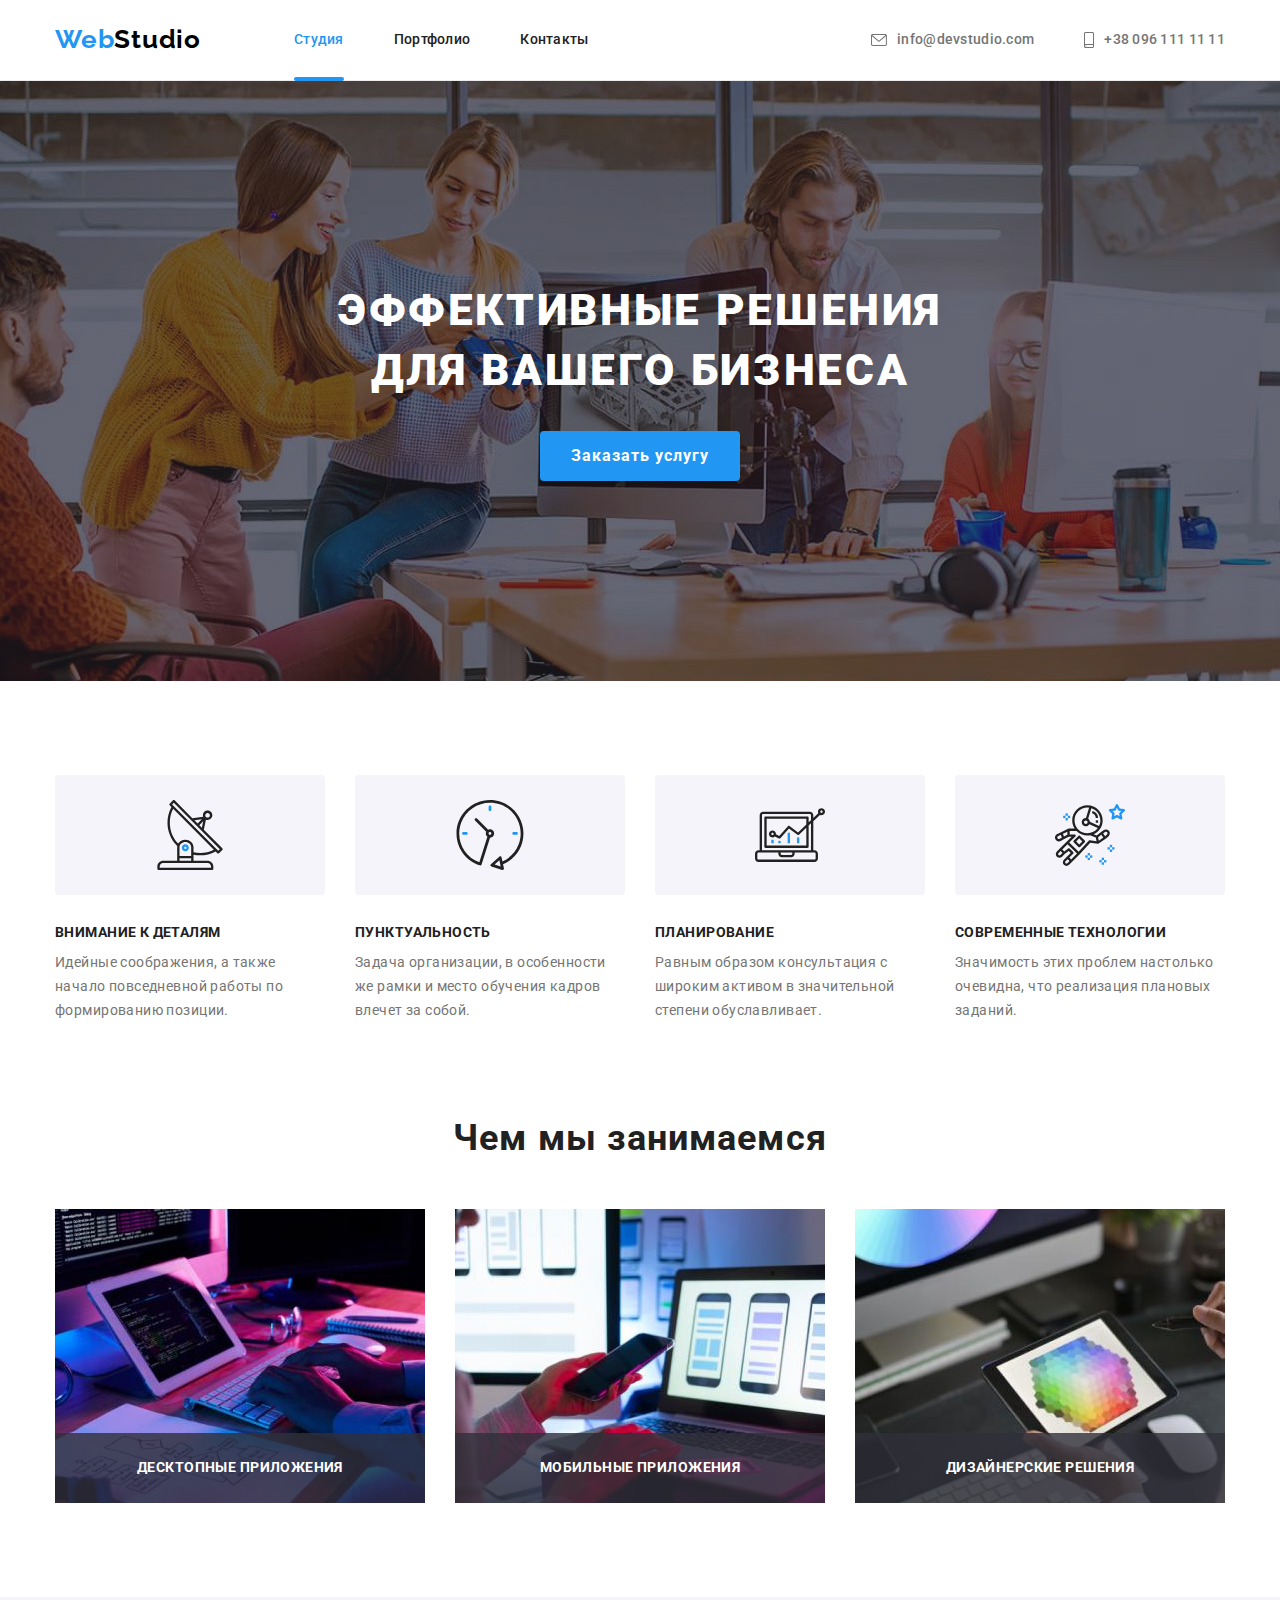
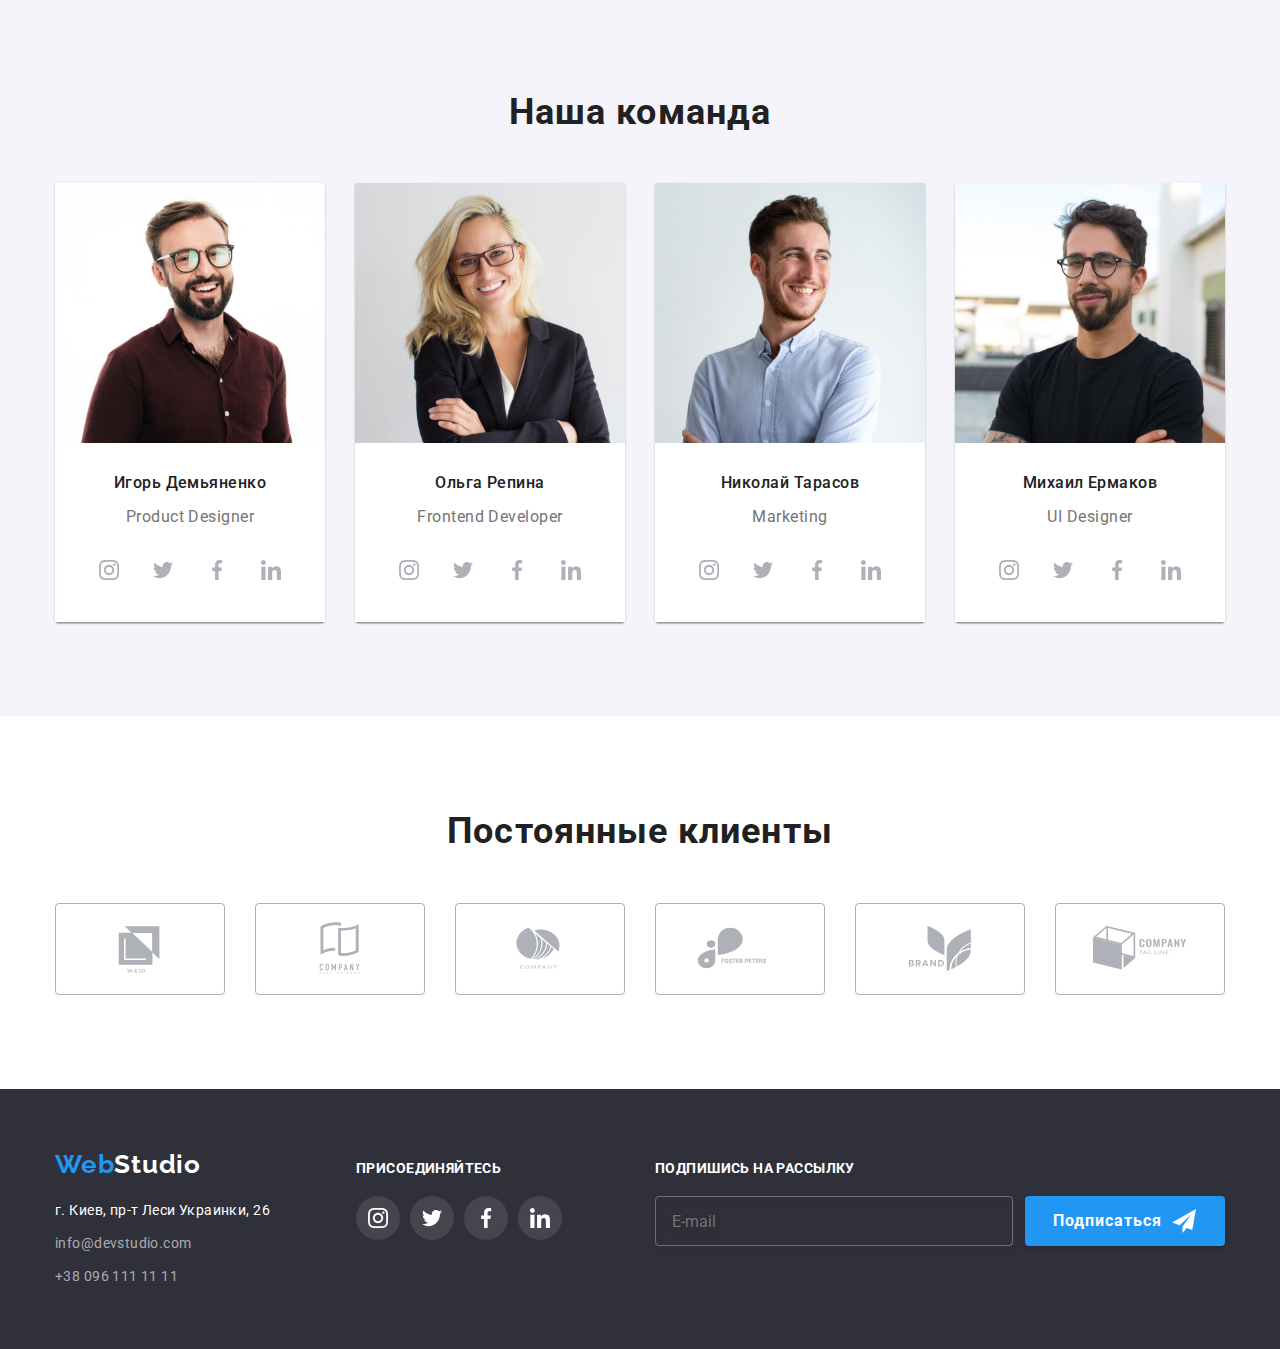
<file: index.html>
<!DOCTYPE html>
<html lang="ru">
  <head>
    <meta charset="UTF-8" />
    <meta http-equiv="X-UA-Compatible" content="IE=edge" />
    <meta name="viewport" content="width=device-width, initial-scale=1.0" />
    <title>Домашнее задание 5</title>
    <link
      rel="stylesheet"
      href="https://cdnjs.cloudflare.com/ajax/libs/modern-normalize/1.1.0/modern-normalize.min.css"
    />
    <link
      href="https://fonts.googleapis.com/css2?family=Raleway:wght@700&family=Roboto:wght@400;500;700;900&display=swap"
      rel="stylesheet"
    />
    <link rel="stylesheet" href="./css/styles.css" />
  </head>

  <body>
    <!--верхняя линия-->
    <header class="header">
      <div class="container nav">
        <a href="./index.html" class="logo-link"
          ><span class="logo">Web</span
          ><span class="logo-header">Studio</span></a
        >
        <nav class="header-navigation">
          <ul class="header-list">
            <li class="header-item">
              <a class="header-link current" href="./index.html">Студия</a>
            </li>
            <li class="header-item">
              <a class="header-link" href="./portfolio.html">Портфолио</a>
            </li>
            <li class="header-item">
              <a class="header-link" href="">Контакты</a>
            </li>
          </ul>
        </nav>
        <ul class="contacs list">
          <li class="contakts-item-mail">
            <a class="contakts-item-link mail" href="mailto:info@devstudio.com">
              <svg class="link-mail" width="16" height="12">
                <use href="./images/symbol-defs.svg#envelope-hover"></use>
              </svg>
              info@devstudio.com</a
            >
          </li>
          <li class="contakts-item-tel">
            <a class="contakts-item-link tel" href="tel:+380961111111">
              <svg class="link-tel" width="10" height="16">
                <use href="./images/symbol-defs.svg#smartphone"></use>
              </svg>
              +38 096 111 11 11</a
            >
          </li>
        </ul>
      </div>
    </header>
    <main>
      <!--Герой-->
      <section class="hero">
        <div class="container">
          <h1 class="hero-title">
            ЭФФЕКТИВНЫЕ РЕШЕНИЯ <br />
            ДЛЯ ВАШЕГО БИЗНЕСА
          </h1>
          <button class="hero-title-button" type="button" data-modal-open>
            Заказать услугу
          </button>
        </div>
      </section>
      <!--особенности-->
      <section class="section">
        <div class="container">
          <h2 class="visually-hidden">Особенности</h2>
          <ul class="features list">
            <li class="feutures-item">
              <div class="feutures-icon">
                <svg class="svg-feuters-icon" width="70" height="70">
                  <use href="./images/symbol-defs.svg#icon-antenna"></use>
                </svg>
              </div>
              <h3 class="feutures-title">Внимание к деталям</h3>
              <p class="feutures-text">
                Идейные соображения, а также начало повседневной работы по
                формированию позиции.
              </p>
            </li>
            <li class="feutures-item">
              <div class="feutures-icon">
                <svg class="svg-feuters-icon" width="70" height="70">
                  <use href="./images/symbol-defs.svg#icon-clock"></use>
                </svg>
              </div>
              <h3 class="feutures-title">Пунктуальность</h3>
              <p class="feutures-text">
                Задача организации, в особенности же рамки и место обучения
                кадров влечет за собой.
              </p>
            </li>
            <li class="feutures-item">
              <div class="feutures-icon">
                <svg class="svg-feuters-icon" width="70" height="70">
                  <use href="./images/symbol-defs.svg#icon-diagram"></use>
                </svg>
              </div>
              <h3 class="feutures-title">Планирование</h3>
              <p class="feutures-text">
                Равным образом консультация с широким активом в значительной
                степени обуславливает.
              </p>
            </li>
            <li class="feutures-item">
              <div class="feutures-icon">
                <svg class="svg-feuters-icon" width="70" height="70">
                  <use href="./images/symbol-defs.svg#icon-astronaut"></use>
                </svg>
              </div>
              <h3 class="feutures-title">Современные технологии</h3>
              <p class="feutures-text">
                Значимость этих проблем настолько очевидна, что реализация
                плановых заданий.
              </p>
            </li>
          </ul>
        </div>
      </section>
      <!--чем занимаемся-->
      <section class="section work">
        <div class="container">
          <h2 class="heading">Чем мы занимаемся</h2>
          <ul class="work-list list">
            <li class="work-item">
              <div class="work-img">
                <img
                  src="./images/box1.jpg"
                  alt="програмист работает за столом в офисе"
                  width="370"
                />
                <div class="work-label">
                  <p class="work-text">десктопные приложения</p>
                </div>
              </div>
            </li>
            <li class="work-item">
              <div class="work-img">
                <img
                  src="./images/box2.jpg"
                  alt="разработка мобильных приложений"
                  width="370"
                />
                <div class="work-label">
                  <p class="work-text">мобильные приложения</p>
                </div>
              </div>
            </li>
            <li class="work-item">
              <div class="work-img">
                <img
                  src="./images/box3.jpg"
                  alt="веб дизайнер подбирает цвет на графическом планшете"
                  width="370"
                />

                <div class="work-label">
                  <p class="work-text">дизайнерские решения</p>
                </div>
              </div>
            </li>
          </ul>
        </div>
      </section>
      <!--наша команда-->
      <section class="section section-team">
        <div class="container">
          <h2 class="heading-team">Наша команда</h2>

          <ul class="team-list">
            <li class="team-item-img">
              <img src="./images/img.jpg" alt="employee photo" width="270" />
              <div class="tiam-section">
                <h3 class="team-title">Игорь Демьяненко</h3>
                <p class="team-text">Product Designer</p>
                <ul class="icon-list">
                  <li class="icon-item">
                    <a class="icon-link" href="">
                      <svg class="icon" width="20" height="20">
                        <use href="./images/symbol-defs.svg#instagram"></use>
                      </svg>
                    </a>
                  </li>
                  <li class="icon-item">
                    <a class="icon-link" href="">
                      <svg class="icon" width="20" height="20">
                        <use href="./images/symbol-defs.svg#twitter"></use>
                      </svg>
                    </a>
                  </li>
                  <li class="icon-item">
                    <a class="icon-link" href="">
                      <svg class="icon" width="20" height="20">
                        <use href="./images/symbol-defs.svg#facebook"></use>
                      </svg>
                    </a>
                  </li>
                  <li class="icon-item">
                    <a class="icon-link" href="">
                      <svg class="icon" width="20" height="20">
                        <use href="./images/symbol-defs.svg#linkedin"></use>
                      </svg>
                    </a>
                  </li>
                </ul>
              </div>
            </li>
            <li class="team-item-img">
              <img src="./images/img2.jpg" alt="employee photo" width="270" />
              <div class="tiam-section">
                <h3 class="team-title">Ольга Репина</h3>
                <p class="team-text">Frontend Developer</p>
                <ul class="icon-list">
                  <li class="icon-item">
                    <a class="icon-link" href="">
                      <svg class="icon" width="20" height="20">
                        <use href="./images/symbol-defs.svg#instagram"></use>
                      </svg>
                    </a>
                  </li>
                  <li class="icon-item">
                    <a class="icon-link" href="">
                      <svg class="icon" width="20" height="20">
                        <use href="./images/symbol-defs.svg#twitter"></use>
                      </svg>
                    </a>
                  </li>
                  <li class="icon-item">
                    <a class="icon-link" href="">
                      <svg class="icon" width="20" height="20">
                        <use href="./images/symbol-defs.svg#facebook"></use>
                      </svg>
                    </a>
                  </li>
                  <li class="icon-item">
                    <a class="icon-link" href="">
                      <svg class="icon" width="20" height="20">
                        <use href="./images/symbol-defs.svg#linkedin"></use>
                      </svg>
                    </a>
                  </li>
                </ul>
              </div>
            </li>
            <li class="team-item-img">
              <img src="./images/img3.jpg" alt="employee photo" width="270" />
              <div class="tiam-section">
                <h3 class="team-title">Николай Тарасов</h3>
                <p class="team-text">Marketing</p>
                <ul class="icon-list">
                  <li class="icon-item">
                    <a class="icon-link" href="">
                      <svg class="icon" width="20" height="20">
                        <use href="./images/symbol-defs.svg#instagram"></use>
                      </svg>
                    </a>
                  </li>

                  <li class="icon-item">
                    <a class="icon-link" href="">
                      <svg class="icon" width="20" height="20">
                        <use href="./images/symbol-defs.svg#twitter"></use>
                      </svg>
                    </a>
                  </li>

                  <li class="icon-item">
                    <a class="icon-link" href="">
                      <svg class="icon" width="20" height="20">
                        <use href="./images/symbol-defs.svg#facebook"></use>
                      </svg>
                    </a>
                  </li>

                  <li class="icon-item">
                    <a class="icon-link" href="">
                      <svg class="icon" width="20" height="20">
                        <use href="./images/symbol-defs.svg#linkedin"></use>
                      </svg>
                    </a>
                  </li>
                </ul>
              </div>
            </li>
            <li class="team-item-img">
              <img src="./images/img4.jpg" alt="employee photo" width="270" />
              <div class="tiam-section">
                <h3 class="team-title">Михаил Ермаков</h3>
                <p class="team-text">UI Designer</p>
                <ul class="icon-list">
                  <li class="icon-item">
                    <a class="icon-link" href="">
                      <svg class="icon" width="20" height="20">
                        <use href="./images/symbol-defs.svg#instagram"></use>
                      </svg>
                    </a>
                  </li>

                  <li class="icon-item">
                    <a class="icon-link" href="">
                      <svg class="icon" width="20" height="20">
                        <use href="./images/symbol-defs.svg#twitter"></use>
                      </svg>
                    </a>
                  </li>

                  <li class="icon-item">
                    <a class="icon-link" href="">
                      <svg class="icon" width="20" height="20">
                        <use href="./images/symbol-defs.svg#facebook"></use>
                      </svg>
                    </a>
                  </li>

                  <li class="icon-item">
                    <a class="icon-link" href="">
                      <svg class="icon" width="20" height="20">
                        <use href="./images/symbol-defs.svg#linkedin"></use>
                      </svg>
                    </a>
                  </li>
                </ul>
              </div>
            </li>
          </ul>
        </div>
      </section>
      <!-- постоянные клиенты -->
      <section class="section">
        <div class="container">
          <h2 class="heading-clients">Постоянные клиенты</h2>
          <ul class="clients-list">
            <li class="clients-item">
              <a class="clients-link" href="">
                <svg class="icon" width="106" height="60">
                  <use href="./images/symbol-defs.svg#icon-Logo"></use>
                </svg>
              </a>
            </li>
            <li class="clients-item">
              <a class="clients-link" href="">
                <svg class="icon" width="106" height="60">
                  <use href="./images/symbol-defs.svg#icon-Logo1"></use>
                </svg>
              </a>
            </li>
            <li class="clients-item">
              <a class="clients-link" href="">
                <svg class="icon" width="106" height="60">
                  <use href="./images/symbol-defs.svg#icon-Logo2"></use>
                </svg>
              </a>
            </li>
            <li class="clients-item">
              <a class="clients-link" href="">
                <svg class="icon" width="106" height="60">
                  <use href="./images/symbol-defs.svg#icon-Logo4"></use>
                </svg>
              </a>
            </li>
            <li class="clients-item">
              <a class="clients-link" href="">
                <svg class="icon" width="106" height="60">
                  <use href="./images/symbol-defs.svg#icon-Logo5"></use>
                </svg>
              </a>
            </li>
            <li class="clients-item">
              <a class="clients-link" href="">
                <svg class="icon" width="106" height="60">
                  <use href="./images/symbol-defs.svg#icon-Logo6"></use>
                </svg>
              </a>
            </li>
          </ul>
        </div>
      </section>
    </main>
    <!--подвал-->
    <footer class="footer">
      <div class="container foot">
        <div class="footer-address">
          <a href="./index.html" class="logo-link-footer link"
            ><span class="logo">Web</span
            ><span class="logo-footer">Studio</span></a
          >
          <address>
            <ul class="address list">
              <li class="address-item">
                <a
                  href="https://www.google.com/maps/place/%D0%B1%D1%83%D0%BB.+%D0%9B%D0%B5%D1%81%D0%B8+%D0%A3%D0%BA%D1%80%D0%B0%D0%B8%D0%BD%D0%BA%D0%B8,+26,+%D0%9A%D0%B8%D0%B5%D0%B2,+02000/@50.4265807,30.5361971,17z/data=!4m13!1m7!3m6!1s0x40d4cf0e033ecbe9:0x57a4dffefec77da0!2z0LHRg9C7LiDQm9C10YHQuCDQo9C60YDQsNC40L3QutC4LCAyNiwg0JrQuNC10LIsIDAyMDAw!3b1!8m2!3d50.4265807!4d30.5383858!3m4!1s0x40d4cf0e033ecbe9:0x57a4dffefec77da0!8m2!3d50.4265807!4d30.5383858"
                  class="address-link link"
                  >г. Киев, пр-т Леси Украинки, 26</a
                >
              </li>
              <li class="address-item">
                <a href="mailto:info@devstudio.com" class="address-footer link"
                  >info@devstudio.com</a
                >
              </li>
              <li class="address-item">
                <a href="tel:+380961111111" class="address-footer link"
                  >+38 096 111 11 11</a
                >
              </li>
            </ul>
          </address>
        </div>
        <div class="social">
          <h3 class="footer-soc">ПРИСОЕДИНЯЙТЕСЬ</h3>

          <ul class="footer-social-list">
            <li class="footer-social-item">
              <a class="footer-social-link" href="">
                <svg class="icon" width="20" height="20">
                  <use href="./images/symbol-defs.svg#instagram"></use>
                </svg>
              </a>
            </li>
            <li class="footer-social-item">
              <a class="footer-social-link" href="">
                <svg class="icon" width="20" height="20">
                  <use href="./images/symbol-defs.svg#twitter"></use>
                </svg>
              </a>
            </li>
            <li class="footer-social-item">
              <a class="footer-social-link" href="">
                <svg class="icon" width="20" height="20">
                  <use href="./images/symbol-defs.svg#facebook"></use>
                </svg>
              </a>
            </li>
            <li class="footer-social-item">
              <a class="footer-social-link" href="">
                <svg class="icon" width="20" height="20">
                  <use href="./images/symbol-defs.svg#linkedin"></use>
                </svg>
              </a>
            </li>
          </ul>
        </div>
        <!-- рассылка -->
        <form action="#" class="mail-form">
          <p class="mail-title">подпишись на рассылку</p>
          <div class="mail-input">
            <input
              class="mail-form-input"
              type="email"
              name="mail"
              id="email"
              placeholder="E-mail"
            />
            <button class="mail-button" type="submit">
              Подписаться<svg class="mail-icon" width="24" height="24">
                <use href="./images/symbol-defs.svg#icon-icon-send"></use>
              </svg>
            </button>
          </div>
        </form>
      </div>
    </footer>
    <!-- модальное окно -->

    <div class="backdrop is-hidden" data-modal>
      <div class="modal">
        <button type="button" class="close-button" data-modal-close>
          <svg class="icon-close" width="30" height="30">
            <use href="./images/symbol-defs.svg#icon-close"></use>
          </svg>
        </button>

        <p class="modal-title">Оставьте свои данные, мы вам перезвоним</p>

        <form action="" class="modal-form">
          <div class="form-field">
            <label class="modal-label" for="name">Имя</label>
            <span class="input-wrapper">
              <input class="modal-input" type="text" name="name" id="name" />
              <svg class="input-icon" width="18" height="18">
                <use href="./images/symbol-defs.svg#icon-person"></use>
              </svg>
            </span>
          </div>

          <div class="form-field">
            <label class="modal-label" for="tel">Телефон</label>
            <span class="input-wrapper">
              <input class="modal-input" type="tel" name="tel" id="tel" />
              <svg class="input-icon" width="18" height="18">
                <use href="./images/symbol-defs.svg#icon-phone"></use>
              </svg>
            </span>
          </div>

          <div class="form-field">
            <label class="modal-label" for="mail">Почта</label>

            <span class="input-wrapper">
              <input class="modal-input" type="email" name="mail" id="mail" />
              <svg class="input-icon" width="18" height="18">
                <use href="./images/symbol-defs.svg#icon-email"></use>
              </svg>
            </span>
          </div>

          <div class="form-field">
            <label class="modal-label" for="comment">Коментарий</label>

            <textarea
              class="modal-textarea"
              name="comment"
              id="comment"
              placeholder="Введите текст"
            ></textarea>
          </div>

          <input
            class="modal-policy visually-hidden"
            type="checkbox"
            id="policy"
          />
          <label class="modal-checkbox" for="policy">
            <span
              ><svg class="input-icon-policy" width="11" height="8">
                <use
                  href="./images/symbol-defs.svg#icon-check"
                ></use></svg></span
            >Соглашаюсь с рассылкой и принимаю
            <a class="modal-checkbox-policy" href="">Условия договора</a>
          </label>

          <button class="modal-button" type="submit">Отправить</button>
        </form>
      </div>
    </div>

    <script src="./js/modal.js"></script>

    <!-- скрипт репета -->
    <script>
      (() => {
        document
          .querySelector(".modal-form")
          .addEventListener("submit", (e) => {
            e.preventDefault();

            new FormData(e.currentTarget).forEach((value, name) =>
              console.log(`${name}: ${value}`)
            );
          });
      })();
    </script>
  </body>
</html>
</file>
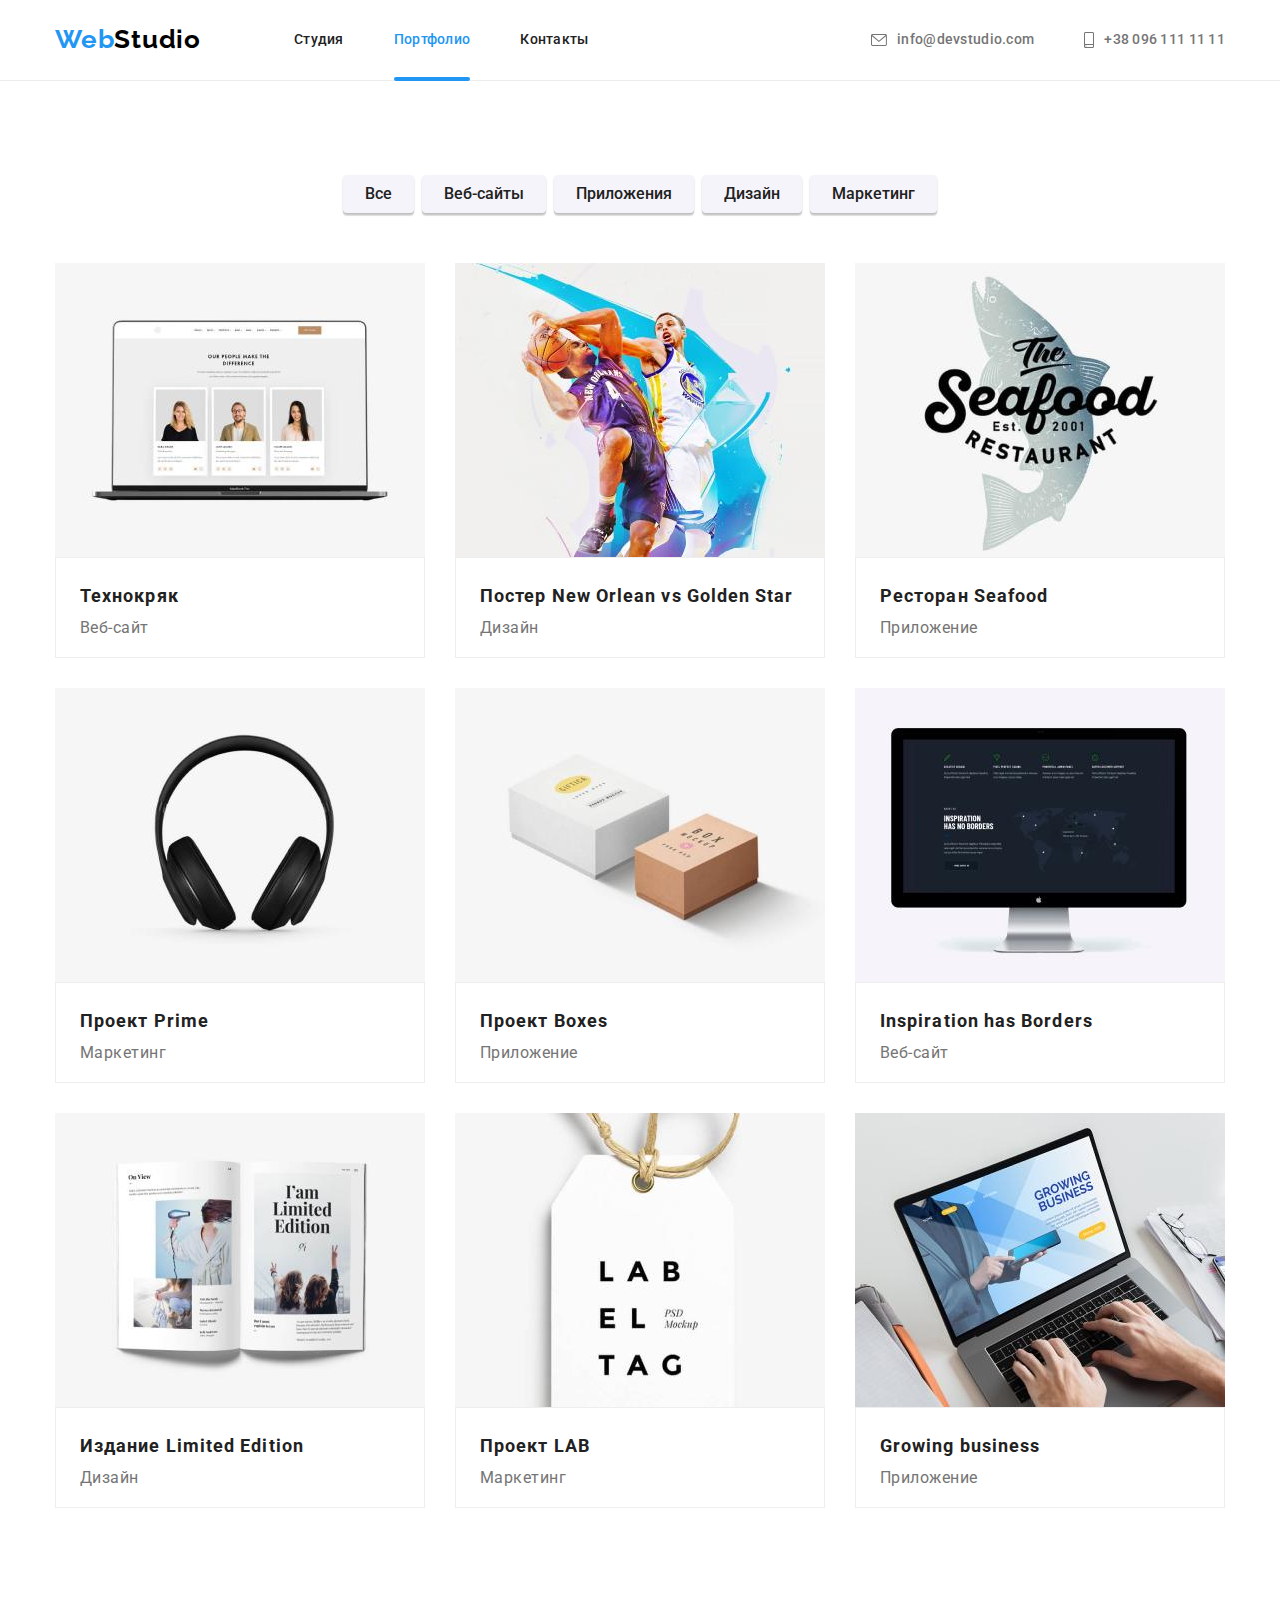
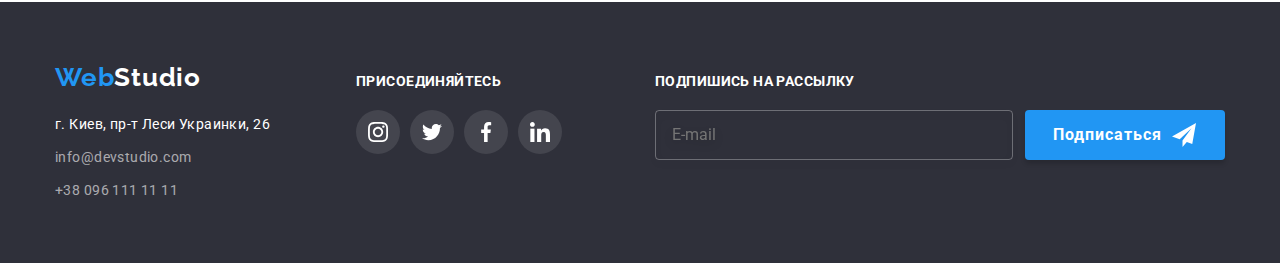
<file: portfolio.html>
<!DOCTYPE html>
<html lang="ru">
  <head>
    <meta charset="UTF-8" />
    <meta http-equiv="X-UA-Compatible" content="IE=edge" />
    <meta name="viewport" content="width=device-width, initial-scale=1.0" />
    <title>домашнего задания 5</title>
    <link
      rel="stylesheet"
      href="https://cdnjs.cloudflare.com/ajax/libs/modern-normalize/1.1.0/modern-normalize.min.css"
    />
    <link
      href="https://fonts.googleapis.com/css2?family=Raleway:wght@700&family=Roboto:wght@400;500;700;900&display=swap"
      rel="stylesheet"
    />
    <link rel="stylesheet" href="./css/styles.css" />
  </head>

  <body>
    <header class="header">
      <div class="container nav">
        <a href="./index.html" class="logo-link link"
          ><span class="logo">Web</span
          ><span class="logo-header">Studio</span></a
        >
        <nav class="header-navigation">
          <ul class="header-list list">
            <li class="header-item">
              <a class="header-link link" href="./index.html">Студия</a>
            </li>
            <li class="header-item">
              <a class="header-link link current" href="./portfolio.html"
                >Портфолио</a
              >
            </li>
            <li class="header-item">
              <a class="header-link link" href="">Контакты</a>
            </li>
          </ul>
        </nav>
        <ul class="contacs list">
          <li class="contakts-item-mail">
            <a class="contakts-item-link mail" href="mailto:info@devstudio.com">
              <svg class="link-mail" width="16" height="12">
                <use href="./images/symbol-defs.svg#envelope-hover"></use>
              </svg>
              info@devstudio.com</a
            >
          </li>
          <li class="contakts-item-tel">
            <a class="contakts-item-link tel" href="tel:+380961111111">
              <svg class="link-tel" width="10" height="16">
                <use href="./images/symbol-defs.svg#smartphone"></use>
              </svg>
              +38 096 111 11 11</a
            >
          </li>
        </ul>
      </div>
    </header>

    <main>
      <!--фильтр-->
      <section class="section">
        <div class="container">
          <h1 class="visually-hidden">набор фильтров</h1>
          <ul class="filter">
            <li class="filter-item">
              <button type="button" class="filter-button">Все</button>
            </li>
            <li class="filter-item">
              <button type="button" class="filter-button">Веб-сайты</button>
            </li>
            <li class="filter-item">
              <button type="button" class="filter-button">Приложения</button>
            </li>
            <li class="filter-item">
              <button type="button" class="filter-button">Дизайн</button>
            </li>
            <li class="filter-item">
              <button type="button" class="filter-button">Маркетинг</button>
            </li>
          </ul>
          <!-- </div> -->

          <!--проэкты-->
          <!-- <div class="container"> -->
          <ul class="project">
            <li class="project-item">
              <a href="" class="project-link">
                <div class="project-img">
                  <img
                    src="./images/img-web.jpg"
                    alt="Технокряк"
                    width="370"
                    height="294"
                  />
                  <div class="project-overley">
                    <p class="overley-text">
                      Технокряк это современная площадка распространения
                      коронавируса. Компании используют эту платформу для
                      цифрового шпионажа и атак на защищённые сервера
                      конкурентов.
                    </p>
                  </div>
                </div>
                <div class="project-section">
                  <h2 class="project-title">Технокряк</h2>
                  <p class="project-text">Веб-сайт</p>
                </div>
              </a>
            </li>

            <li class="project-item">
              <a href="" class="project-link">
                <div class="project-img">
                  <img
                    src="./images/img-poster.jpg"
                    alt="Постер New Orlean vs Golden Star"
                    width="370"
                    height="294"
                  />
                  <div class="project-overley">
                    <p class="overley-text">
                      Технокряк это современная площадка распространения
                      коронавируса. Компании используют эту платформу для
                      цифрового шпионажа и атак на защищённые сервера
                      конкурентов.
                    </p>
                  </div>
                </div>
                <div class="project-section">
                  <h2 class="project-title">
                    Постер New Orlean vs Golden Star
                  </h2>
                  <p class="project-text">Дизайн</p>
                </div>
              </a>
            </li>

            <li class="project-item">
              <a href="" class="project-link">
                <div class="project-img">
                  <img
                    src="./images/img-restoran.jpg"
                    alt="Ресторан Seafood"
                    width="370"
                    height="294"
                  />
                  <div class="project-overley">
                    <p class="overley-text">
                      Технокряк это современная площадка распространения
                      коронавируса. Компании используют эту платформу для
                      цифрового шпионажа и атак на защищённые сервера
                      конкурентов.
                    </p>
                  </div>
                </div>
                <div class="project-section">
                  <h2 class="project-title">Ресторан Seafood</h2>
                  <p class="project-text">Приложение</p>
                </div>
              </a>
            </li>

            <li class="project-item">
              <a href="" class="project-link">
                <div class="project-img">
                  <img
                    src="./images/img-prime.jpg"
                    alt="Проект Prime"
                    width="370"
                    height="294"
                  />
                  <div class="project-overley">
                    <p class="overley-text">
                      Технокряк это современная площадка распространения
                      коронавируса. Компании используют эту платформу для
                      цифрового шпионажа и атак на защищённые сервера
                      конкурентов.
                    </p>
                  </div>
                </div>
                <div class="project-section">
                  <h2 class="project-title">Проект Prime</h2>
                  <p class="project-text">Маркетинг</p>
                </div>
              </a>
            </li>

            <li class="project-item">
              <a href="" class="project-link">
                <div class="project-img">
                  <img
                    src="./images/img-boxes.jpg"
                    alt="Проект Boxes"
                    width="370"
                    height="294"
                  />
                  <div class="project-overley">
                    <p class="overley-text">
                      Технокряк это современная площадка распространения
                      коронавируса. Компании используют эту платформу для
                      цифрового шпионажа и атак на защищённые сервера
                      конкурентов.
                    </p>
                  </div>
                </div>
                <div class="project-section">
                  <h2 class="project-title">Проект Boxes</h2>
                  <p class="project-text">Приложение</p>
                </div>
              </a>
            </li>

            <li class="project-item">
              <a href="" class="project-link">
                <div class="project-img">
                  <img
                    src="./images/img-borders.jpg"
                    alt="Inspiration has Borders"
                    width="370"
                    height="294"
                  />
                  <div class="project-overley">
                    <p class="overley-text">
                      Технокряк это современная площадка распространения
                      коронавируса. Компании используют эту платформу для
                      цифрового шпионажа и атак на защищённые сервера
                      конкурентов.
                    </p>
                  </div>
                </div>
                <div class="project-section">
                  <h2 class="project-title">Inspiration has Borders</h2>
                  <p class="project-text">Веб-сайт</p>
                </div>
              </a>
            </li>

            <li class="project-item">
              <a href="" class="project-link">
                <div class="project-img">
                  <img
                    src="./images/img-limited.jpg"
                    alt="Издание Limited Edition"
                    width="370"
                    height="294"
                  />
                  <div class="project-overley">
                    <p class="overley-text">
                      Технокряк это современная площадка распространения
                      коронавируса. Компании используют эту платформу для
                      цифрового шпионажа и атак на защищённые сервера
                      конкурентов.
                    </p>
                  </div>
                </div>
                <div class="project-section">
                  <h2 class="project-title">Издание Limited Edition</h2>
                  <p class="project-text">Дизайн</p>
                </div>
              </a>
            </li>

            <li class="project-item">
              <a href="" class="project-link">
                <div class="project-img">
                  <img
                    src="./images/img-lab.jpg"
                    alt="Проект LAB"
                    width="370"
                    height="294"
                  />
                  <div class="project-overley">
                    <p class="overley-text">
                      Технокряк это современная площадка распространения
                      коронавируса. Компании используют эту платформу для
                      цифрового шпионажа и атак на защищённые сервера
                      конкурентов.
                    </p>
                  </div>
                </div>
                <div class="project-section">
                  <h2 class="project-title">Проект LAB</h2>
                  <p class="project-text">Маркетинг</p>
                </div>
              </a>
            </li>

            <li class="project-item">
              <a href="" class="project-link">
                <div class="project-img">
                  <img
                    src="./images/img-growing-business.jpg"
                    alt="Growing business"
                    width="370"
                    height="294"
                  />
                  <div class="project-overley">
                    <p class="overley-text">
                      Технокряк это современная площадка распространения
                      коронавируса. Компании используют эту платформу для
                      цифрового шпионажа и атак на защищённые сервера
                      конкурентов.
                    </p>
                  </div>
                </div>
                <div class="project-section">
                  <h2 class="project-title">Growing business</h2>
                  <p class="project-text">Приложение</p>
                </div>
              </a>
            </li>
          </ul>
        </div>
      </section>
    </main>

    <!--подвал-->
    <footer class="footer">
      <div class="container foot">
        <div class="footer-address">
          <a href="./index.html" class="logo-link-footer link"
            ><span class="logo">Web</span
            ><span class="logo-footer">Studio</span></a
          >
          <address>
            <ul class="address list">
              <li class="address-item">
                <a
                  href="https://www.google.com/maps/place/%D0%B1%D1%83%D0%BB.+%D0%9B%D0%B5%D1%81%D0%B8+%D0%A3%D0%BA%D1%80%D0%B0%D0%B8%D0%BD%D0%BA%D0%B8,+26,+%D0%9A%D0%B8%D0%B5%D0%B2,+02000/@50.4265807,30.5361971,17z/data=!4m13!1m7!3m6!1s0x40d4cf0e033ecbe9:0x57a4dffefec77da0!2z0LHRg9C7LiDQm9C10YHQuCDQo9C60YDQsNC40L3QutC4LCAyNiwg0JrQuNC10LIsIDAyMDAw!3b1!8m2!3d50.4265807!4d30.5383858!3m4!1s0x40d4cf0e033ecbe9:0x57a4dffefec77da0!8m2!3d50.4265807!4d30.5383858"
                  class="address-link link"
                  >г. Киев, пр-т Леси Украинки, 26</a
                >
              </li>
              <li class="address-item">
                <a href="mailto:info@devstudio.com" class="address-footer link"
                  >info@devstudio.com</a
                >
              </li>
              <li class="address-item">
                <a href="tel:+380961111111" class="address-footer link"
                  >+38 096 111 11 11</a
                >
              </li>
            </ul>
          </address>
        </div>
        <div class="social">
          <h3 class="footer-soc">ПРИСОЕДИНЯЙТЕСЬ</h3>

          <ul class="footer-social-list">
            <li class="footer-social-item">
              <a class="footer-social-link" href="">
                <svg class="icon" width="20" height="20">
                  <use href="./images/symbol-defs.svg#instagram"></use>
                </svg>
              </a>
            </li>
            <li class="footer-social-item">
              <a class="footer-social-link" href="">
                <svg class="icon" width="20" height="20">
                  <use href="./images/symbol-defs.svg#twitter"></use>
                </svg>
              </a>
            </li>
            <li class="footer-social-item">
              <a class="footer-social-link" href="">
                <svg class="icon" width="20" height="20">
                  <use href="./images/symbol-defs.svg#facebook"></use>
                </svg>
              </a>
            </li>
            <li class="footer-social-item">
              <a class="footer-social-link" href="">
                <svg class="icon" width="20" height="20">
                  <use href="./images/symbol-defs.svg#linkedin"></use>
                </svg>
              </a>
            </li>
          </ul>
        </div>
        <!-- рассылка -->
        <form action="#" class="mail-form">
          <p class="mail-title">подпишись на рассылку</p>
          <div class="mail-input">
            <!-- <label class="mail-form-label" for="mail"></label> -->

            <input
              class="mail-form-input"
              type="email"
              name="mail"
              id="mail"
              placeholder="E-mail"
            />
            <button class="mail-button" type="submit">
              Подписаться<svg class="mail-icon" width="24" height="24">
                <use href="./images/symbol-defs.svg#icon-icon-send"></use>
              </svg>
            </button>
          </div>
        </form>
      </div>
    </footer>
  </body>
</html>
</file>
<file: css/styles.css>
:root {
  --primary-text-color: #757575;
  --title-text-color: #212121;
  --accent-color: #2196f3;
  --button-text-color: #000000;
  --primari-bg-color: #ffffff;
  --primari-hero-color: #2f303a;
  --section-team-button: #f5f4fa;
  --project-gap: 30px;
  --icon-background: #afb1b8;
}
body {
  background-color: var(--primari-bg-color);
  color: var(--title-text-color);
  font-family: roboto, sans-serif;
}

h1,
h2,
h3,
h4,
ul,
li,
p {
  margin-top: 0px;
  margin-bottom: 0px;
}

img {
  display: block;
  max-width: 100%;
  height: auto;
}
.link {
  text-decoration: none;
}
a {
  text-decoration: none;
}
ul {
  list-style: none;
  padding: 0px;
  margin: 0px;
}
.container {
  width: 1200px;
  margin: 0px auto;
  padding: 0px 15px;
}
.visually-hidden {
  position: absolute;
  clip: rect(0 0 0 0);
  width: 1px;
  height: 1px;
  margin: -1px;
}

.header {
  border-bottom-width: 1px;
  border-bottom-style: solid;
  border-bottom-color: #ececec;
  background-color: var(--primari-bg-color);
}

.nav {
  display: flex;
  align-items: center;
}

.header-list {
  display: flex;
}
.header-item {
  margin-right: 50px;
}
.header-item:last-of-type {
  margin-right: 0px;
}

.header-item {
  display: flex;
  flex-direction: column;
  flex-direction: row;
}
.contacs {
  margin-left: auto;
  display: flex;
}

.contakts-item-mail {
  margin-right: 50px;
}

.contakts-item-link {
  display: flex;
  align-items: center;
  font-weight: 500;
  font-size: 14px;
  line-height: 1.14;
  letter-spacing: 0.02em;
  color: var(--primary-text-color);
  padding: 32px 0 32px 0;
  transition: color 250ms cubic-bezier(0.4, 0, 0.2, 1);
}

.contakts-item-link:hover,
.contakts-item-link:focus {
  color: var(--accent-color);
}
/* значки почты и телефона */
.link-mail {
  fill: currentColor;
  content: var(--button-text-color);
  margin-top: 0px;
  margin-right: 10px;
}
.link-tel {
  fill: currentColor;
  content: var(--button-text-color);
  margin-top: 0px;
  margin-right: 10px;
}

/* логотип*/

.logo-link {
  padding: 24px 0px 25px 0px;
  margin-right: 93px;
  color: var(--accent-color);
  font-family: Raleway, sans-serif;
  font-weight: 700;
  font-size: 26px;
  line-height: 1.19;
  letter-spacing: 0.03em;
}
.logo-link-footer {
  display: block;
  color: var(--accent-color);
  font-family: Raleway, sans-serif;
  font-weight: 700;
  font-size: 26px;
  line-height: 1.19;
  letter-spacing: 0.03em;
  margin-bottom: 20px;
}
.logo-header {
  color: var(--button-text-color);
}

/* шапка ссылки */

.header-link {
  position: relative;
  display: block;
  font-weight: 500;
  font-size: 14px;
  line-height: 1.14;
  letter-spacing: 0.02em;
  padding: 32px 0px 32px 0px;

  color: var(--title-text-color);
  transition: color 250ms cubic-bezier(0.4, 0, 0.2, 1);
}

.header-link:hover,
.header-link:focus {
  color: var(--accent-color);
}
.header-link.current {
  color: var(--accent-color);
}
.header-link.current:after {
  position: absolute;
  left: 0;
  bottom: -1px;
  content: "";
  width: 100%;
  height: 4px;
  border-radius: 2px;
  background-color: var(--accent-color);
}
/* адрес телефон шапка */

/* герой */
.hero {
  padding-top: 200px;
  padding-bottom: 200px;
  text-align: center;
  background-color: var(--primari-hero-color);

  /* размер картинки и фон */

  max-width: 1600px;
  height: 600px;
  margin-left: auto;
  margin-right: auto;
  background-image: linear-gradient(
      to right,
      rgba(47, 48, 58, 0.4),
      rgba(47, 48, 58, 0.4)
    ),
    url(../images/hero.jpg);
  background-size: cover;
  background-repeat: no-repeat;
  background-position: center;

  /* outline: 1px solid #f70404; */
}

.hero-title {
  margin: 0px;
  color: var(--primari-bg-color);
  font-weight: 900;
  font-size: 44px;
  line-height: 1.36;
  text-align: center;
  letter-spacing: 0.06em;
  text-transform: uppercase;
  margin-bottom: 30px;
}

/* кнопка героя */
.hero-title-button {
  width: 200px;
  height: 50px;
  box-shadow: 0px 4px 4px rgba(0, 0, 0, 0.15);
  border-radius: 4px;
  background: var(--accent-color);
  cursor: pointer;
  border: none;
  color: var(--primari-bg-color);
  font-weight: 700;
  font-size: 16px;
  line-height: 1.88;
  align-items: center;
  text-align: center;
  letter-spacing: 0.06em;
  transition: box-shadow 250ms cubic-bezier(0.4, 0, 0.2, 1);
}
/* особенности */
.section {
  padding-top: 94px;
  padding-bottom: 94px;
}
.feutures-title {
  color: var(--title-text-color);
  font-weight: 700;
  font-size: 14px;
  line-height: 1.14;
  letter-spacing: 0.03em;
  text-transform: uppercase;
  margin-bottom: 10px;
}
.feutures-text {
  color: var(--primary-text-color);
  font-weight: 400;
  font-size: 14px;
  line-height: 1.71;
  letter-spacing: 0.03em;
}

.features {
  display: flex;
  padding-left: 0px;
  margin-top: 0px;
}
.feutures-item {
  display: block;
  margin-right: 30px;
}
.feutures-item:last-of-type {
  margin-right: 0px;
}

.feutures-icon {
  display: flex;
  justify-content: center;
  align-items: center;
  width: 270px;
  height: 120px;
  background-color: var(--section-team-button);
  border-radius: 4px;
  margin-bottom: 30px;
}
.svg-feuters-icon {
  width: 70px;
  height: 70px;
}

/* чем занимаемся */

.work {
  padding-top: 0px;
}
.heading {
  color: var(--title-text-color);
  font-weight: 700;
  font-size: 36px;
  line-height: 1.17;
  text-align: center;
  letter-spacing: 0.03em;
  margin-bottom: 50px;
}

.work-list {
  display: flex;
}

.work-item:not(:last-child) {
  margin-right: 30px;
}

.work-img {
  position: relative;
}
.work-label {
  position: absolute;
  left: 0;
  bottom: 0;
  width: 100%;
  height: 70px;
  display: flex;
  align-items: center;
  justify-content: center;
  background: rgba(47, 48, 58, 0.8);
}
.work-text {
  font-weight: 700;
  font-size: 14px;
  line-height: 1.14;
  text-align: center;
  letter-spacing: 0.03em;
  text-transform: uppercase;
  color: var(--primari-bg-color);
}

/* наша команда */

.section-team {
  background-color: var(--section-team-button);
  padding-top: 0px;
}

.heading-team {
  color: var(--title-text-color);
  font-weight: 700;
  font-size: 36px;
  line-height: 1.17;
  text-align: center;
  letter-spacing: 0.03em;
  padding-top: 94px;
  margin-bottom: 50px;
}

.team-list {
  display: flex;
}
.team-item-img {
  box-shadow: 0px 1px 3px rgba(0, 0, 0, 0.12), 0px 1px 1px rgba(0, 0, 0, 0.14),
    0px 2px 1px rgba(0, 0, 0, 0.2);
  border-radius: 0px 0px 4px 4px;
  margin-right: 30px;
}
.team-item-img:last-of-type {
  margin-right: 0px;
}
.tiam-section {
  padding-top: 30px;
  padding-bottom: 30px;
  background-color: var(--primari-bg-color);
}

.team-title {
  color: var(--title-text-color);
  font-weight: 500;
  font-size: 16px;
  line-height: 1.19;
  text-align: center;
  letter-spacing: 0.03em;
  margin-bottom: 10px;
}

.team-text {
  color: var(--primary-text-color);
  font-weight: normal;
  font-size: 16px;
  line-height: 1.9;
  text-align: center;
  letter-spacing: 0.03em;
  margin-bottom: 16px;
}

/* соц сети у сотрудников */
.icon-list {
  display: flex;
  justify-content: center;
}
.icon-item:not(:last-child) {
  margin-right: 10px;
}

.icon-link {
  display: flex;
  justify-content: center;
  align-items: center;

  border-radius: 22px;
  height: 44px;
  width: 44px;
  background-color: var(--primary-white-color);
  fill: var(--icon-background);
  transition: background-color 250ms cubic-bezier(0.4, 0, 0.2, 1),
    fill 250ms cubic-bezier(0.4, 0, 0.2, 1);
}

.icon-link:hover,
.icon-link:focus {
  fill: var(--primari-bg-color);
  background-color: var(--accent-color);
}

.icon {
  justify-content: center;
  align-self: center;
}
.heading-clients {
  color: var(--title-text-color);
  font-weight: 700;
  font-size: 36px;
  line-height: 1.17;
  text-align: center;
  letter-spacing: 0.03em;
  margin-bottom: 50px;
}

/* постоянные клиенты */

.clients-list {
  display: flex;
  justify-content: center;
}
.clients-item:not(:last-child) {
  margin-right: 30px;
}

.clients-link {
  align-items: center;
  display: flex;
  justify-content: center;
  height: 92px;
  width: 170px;
  border-color: var(--accent-color);
  fill: var(--icon-background);
  border: 1px solid #afb1b8;
  box-sizing: border-box;
  border-radius: 4px;
  transition: border 250ms cubic-bezier(0.4, 0, 0.2, 1),
    fill 250ms cubic-bezier(0.4, 0, 0.2, 1);
}

.clients-link:hover,
.clients-link:focus {
  fill: var(--accent-color);
  border-color: var(--accent-color);
}

/* подвал */
.footer {
  padding-top: 60px;
  padding-bottom: 60px;
  background-color: var(--primari-hero-color);
}

.address {
  font-style: normal;
}
.logo-footer {
  color: var(--primari-bg-color);
  font-family: Raleway;
  font-style: normal;
  font-weight: 700;
  font-size: 26px;
  line-height: 1.19;
  letter-spacing: 0.03em;
}
.address-item:nth-child(-n + 2) {
  margin-bottom: 9px;
}
.address-link {
  color: #ffffff;
  font-weight: 400;
  font-size: 14px;
  line-height: 1.71;
  letter-spacing: 0.03em;
  text-decoration: none;
}

.address-footer {
  color: rgba(255, 255, 255, 0.6);
  font-weight: 400;
  font-size: 14px;
  line-height: 1.71;
  letter-spacing: 0.03em;
}

.footer-address {
  flex-grow: 1;
  margin-right: 70px;
}
.foot {
  display: flex;
  align-items: baseline;
}

.footer-soc {
  font-weight: 700;
  font-size: 14px;
  line-height: 1.14;
  letter-spacing: 0.03em;
  text-transform: uppercase;
  color: var(--primari-bg-color);
  margin-bottom: 20px;
}

.footer-social-list {
  display: flex;
}
.footer-social-item:not(:last-child) {
  margin-right: 10px;
}
.footer-social-link {
  display: flex;
  justify-content: center;
  align-items: center;
  width: 44px;
  height: 44px;
  fill: var(--primari-bg-color);
  background-color: rgba(255, 255, 255, 0.1);
  border-radius: 50%;
  transition: background-color 250ms cubic-bezier(0.4, 0, 0.2, 1),
    fill 250ms cubic-bezier(0.4, 0, 0.2, 1);
}
.footer-social-link:hover,
.footer-social-link:focus {
  fill: var(--primari-bg-color);
  background-color: var(--accent-color);
}
.social {
  margin-right: 93px;
}
.mail-input {
  display: flex;
}
.mail-title {
  font-weight: 700;
  font-size: 14px;
  line-height: 1.14;
  letter-spacing: 0.03em;
  text-transform: uppercase;
  color: var(--primari-bg-color);
  margin-bottom: 20px;
  display: block;
}

.mail-form-input {
  width: 358px;
  height: 50px;
  padding: 15px 16px;
  color: #ffffff;
  background: none;
  border: 1px solid rgba(255, 255, 255, 0.3);
  box-sizing: border-box;
  filter: drop-shadow(0px 4px 4px rgba(0, 0, 0, 0.15));
  border-radius: 4px;
  margin-right: 12px;
  outline: none;
  transition: border 250ms cubic-bezier(0.4, 0, 0.2, 1);
}
.mail-form-input:focus {
  border: 1px solid #2196f3;
}

.mail-button {
  width: 200px;
  height: 50px;
  padding: 10px 28px;
  background: var(--accent-color);
  box-shadow: 0px 4px 4px rgba(0, 0, 0, 0.15);
  border-radius: 4px;

  font-weight: 700;
  font-size: 16px;
  line-height: 1.88;
  display: flex;
  align-items: center;
  text-align: center;
  letter-spacing: 0.06em;
  color: var(--primari-bg-color);
  cursor: pointer;
  border: none;
  transition: box-shadow 250ms cubic-bezier(0.4, 0, 0.2, 1);
  fill: var(--primari-bg-color);
}
.mail-icon {
  margin-left: 10px;
}

/* подписка */

/* секция портфолио */

/* кнопки портфолио */
.filter {
  display: flex;
  justify-content: center;
  margin-bottom: 50px;
}
.filter-item:not(:last-child) {
  margin-right: 8px;
}

.filter-button {
  padding: 6px 22px;
  font-weight: 500;
  font-size: 16px;
  line-height: 1.62;
  color: var(--title-text-color);
  background: var(--section-team-button);
  border: none;
  border-radius: 4px;
  text-align: center;
  cursor: pointer;

  box-shadow: 0px 3px 1px rgba(0, 0, 0, 0.1), 0px 1px 2px rgba(0, 0, 0, 0.08),
    0px 2px 2px rgba(0, 0, 0, 0.12);

  transition: color 250ms cubic-bezier(0.4, 0, 0.2, 1),
    background 250ms cubic-bezier(0.4, 0, 0.2, 1),
    box-shadow 250ms cubic-bezier(0.4, 0, 0.2, 1);
}

.filter-button:hover,
.filter-button:focus {
  background-color: var(--accent-color);
  color: var(--primari-bg-color);
}
/* ссылки портфолио */

.project {
  display: flex;
  flex-wrap: wrap;
  padding: 0px;
  margin: 0px;
  margin-left: calc(-1 * var(--project-gap));
  margin-top: calc(-1 * var(--project-gap));
}
.project-item {
  flex-basis: calc(100% / 3 - var(--project-gap));
  margin-left: var(--project-gap);
  margin-top: var(--project-gap);
}
.project-link {
  transition: box-shadow 250ms cubic-bezier(0.4, 0, 0.2, 1);
}
.project-link:hover,
.project-link:focus {
  display: block;
  box-shadow: 0px 1px 1px rgba(0, 0, 0, 0.12), 0px 4px 4px rgba(0, 0, 0, 0.06),
    1px 4px 6px rgba(0, 0, 0, 0.16);
}

.project-img {
  position: relative;
  overflow: hidden;
}

.project-overley {
  position: absolute;
  top: 0;
  left: 0;
  width: 100%;
  height: 100%;
  background: rgba(33, 150, 243, 0.9);
  padding: 64px 24px;
  transform: translateY(100%);
  transition: transform 250ms cubic-bezier(0.4, 0, 0.2, 1);
}

.project-link:hover .project-overley,
.project-link:focus .project-overley {
  transform: translateY(0);
}

.overley-text {
  color: var(--primari-bg-color);
  text-align: left;
  font-style: normal;
  font-weight: normal;
  font-size: 18px;
  line-height: 1.56;
  letter-spacing: 0.03em;
}

.project-section {
  padding: 20px 24px;
  border-top: 0px;
  border: 1px solid #eeeeee;
}

.project-title {
  color: var(--title-text-color);
  font-weight: 700;
  font-size: 18px;
  line-height: 2;
  letter-spacing: 0.06em;
  margin-bottom: 4px;
}
.project-text {
  color: var(--primary-text-color);
  font-weight: 400;
  font-size: 16px;
  line-height: 1.19;
  letter-spacing: 0.03em;
}

/* модальное окно */
.backdrop {
  position: fixed;
  top: 0;
  left: 0;
  width: 100%;
  height: 100%;
  background: rgba(0, 0, 0, 0.2);
  display: flex;
  align-items: center;
  justify-content: center;

  transition: opacity 250ms cubic-bezier(0.4, 0, 0.2, 1),
    visibility 250ms cubic-bezier(0.4, 0, 0.2, 1);
}

.backdrop.is-hidden {
  opacity: 0;
  visibility: hidden;
  pointer-events: none;
}
.backdrop.is-hidden .modal {
  transform: scale(2);
}
.modal {
  position: relative;
  width: 528px;
  min-height: 581px;
  background-color: var(--primari-bg-color);
  border-radius: 4px;
  transform: scale(1);
  transition: transform 250ms cubic-bezier(0.4, 0, 0.2, 1);
  padding: 40px;
}

/* кнопка закрытия модалки */
.close-button {
  position: absolute;
  top: 8px;
  right: 8px;
  display: flex;
  align-items: center;
  justify-content: center;
  border-radius: 50%;
  cursor: pointer;
  width: 30px;
  height: 30px;
  background-color: #ffffff;
  border: 1px solid #999999;
}
/* шапка модалки */

.modal-title {
  font-weight: 700;
  font-size: 20px;
  line-height: 1.15;
  text-align: center;
  letter-spacing: 0.03em;
  color: var(--title-text-color);
  margin-bottom: 12px;
}
/* формы модалки */

.form-field {
  margin-bottom: 20px;
  position: relative;
}

.modal-label {
  font-weight: 400;
  font-size: 12px;
  line-height: 1.17;
  letter-spacing: 0.01em;
  color: var(--primary-text-color);
  display: block;

  margin-bottom: 4px;
}

.input-wrapper {
  display: block;
  position: relative;
}

.modal-input {
  width: 100%;
  height: 40px;
  border: 1px solid rgba(33, 33, 33, 0.2);
  box-sizing: border-box;
  border-radius: 4px;
  padding-left: 42px;
  padding-right: 10px;
  outline: none;
  transition: border 250ms cubic-bezier(0.4, 0, 0.2, 1);
}

/* смена цвета при фокусу */
.modal-input:focus,
.modal-textarea:focus {
  border-color: var(--accent-color);
}

.icon-close {
  transition: fill 250ms cubic-bezier(0.4, 0, 0.2, 1);
}
.icon-close:hover {
  fill: var(--accent-color);
}

.modal-input:focus + .input-icon {
  fill: var(--accent-color);
}
/* положение иконок */
.input-icon {
  position: absolute;
  left: 12px;
  top: 50%;
  transform: translateY(-50%);
}

/* соглашение модалка */
.modal-textarea {
  display: block;
  width: 100%;
  height: 120px;
  padding: 12px 16px;
  border: 1px solid rgba(33, 33, 33, 0.2);
  box-sizing: border-box;
  border-radius: 4px;
  resize: none;
  outline: none;
  transition: border 250ms cubic-bezier(0.4, 0, 0.2, 1);
}
/* кнопка модалка */
.modal-button {
  width: 200px;
  height: 50px;
  box-shadow: 0px 4px 4px rgba(0, 0, 0, 0.15);
  border-radius: 4px;
  background: var(--accent-color);
  cursor: pointer;
  border: none;
  color: var(--primari-bg-color);
  font-weight: 700;
  font-size: 16px;
  line-height: 1.88;
  text-align: center;
  letter-spacing: 0.06em;
  display: block;
  margin: 0 auto;
  transition: box-shadow 250ms cubic-bezier(0.4, 0, 0.2, 1);
}

/* чек соглашения модалки */
.modal-checkbox {
  font-weight: 400;
  font-size: 14px;
  line-height: 1.71;
  letter-spacing: 0.03em;
  color: var(--primary-text-color);
  display: flex;
  align-items: center;
  justify-content: center;
  margin-bottom: 30px;
}
.modal-checkbox span {
  width: 16px;
  height: 15px;
  border: 2px solid #212121;
  border-radius: 2px;
  margin-right: 6px;
  align-items: center;
  justify-content: center;
  display: flex;
}
.input-icon-policy {
  fill: var(--primari-bg-color);
}
.modal-policy:checked + .modal-checkbox span {
  background-color: var(--accent-color);
  border: none;
}

.modal-checkbox-policy {
  margin-left: 5px;
  font-size: 14px;
  line-height: 1.71;
  letter-spacing: 0.03em;
  text-decoration-line: underline;
  color: var(--accent-color);
}
</file>
